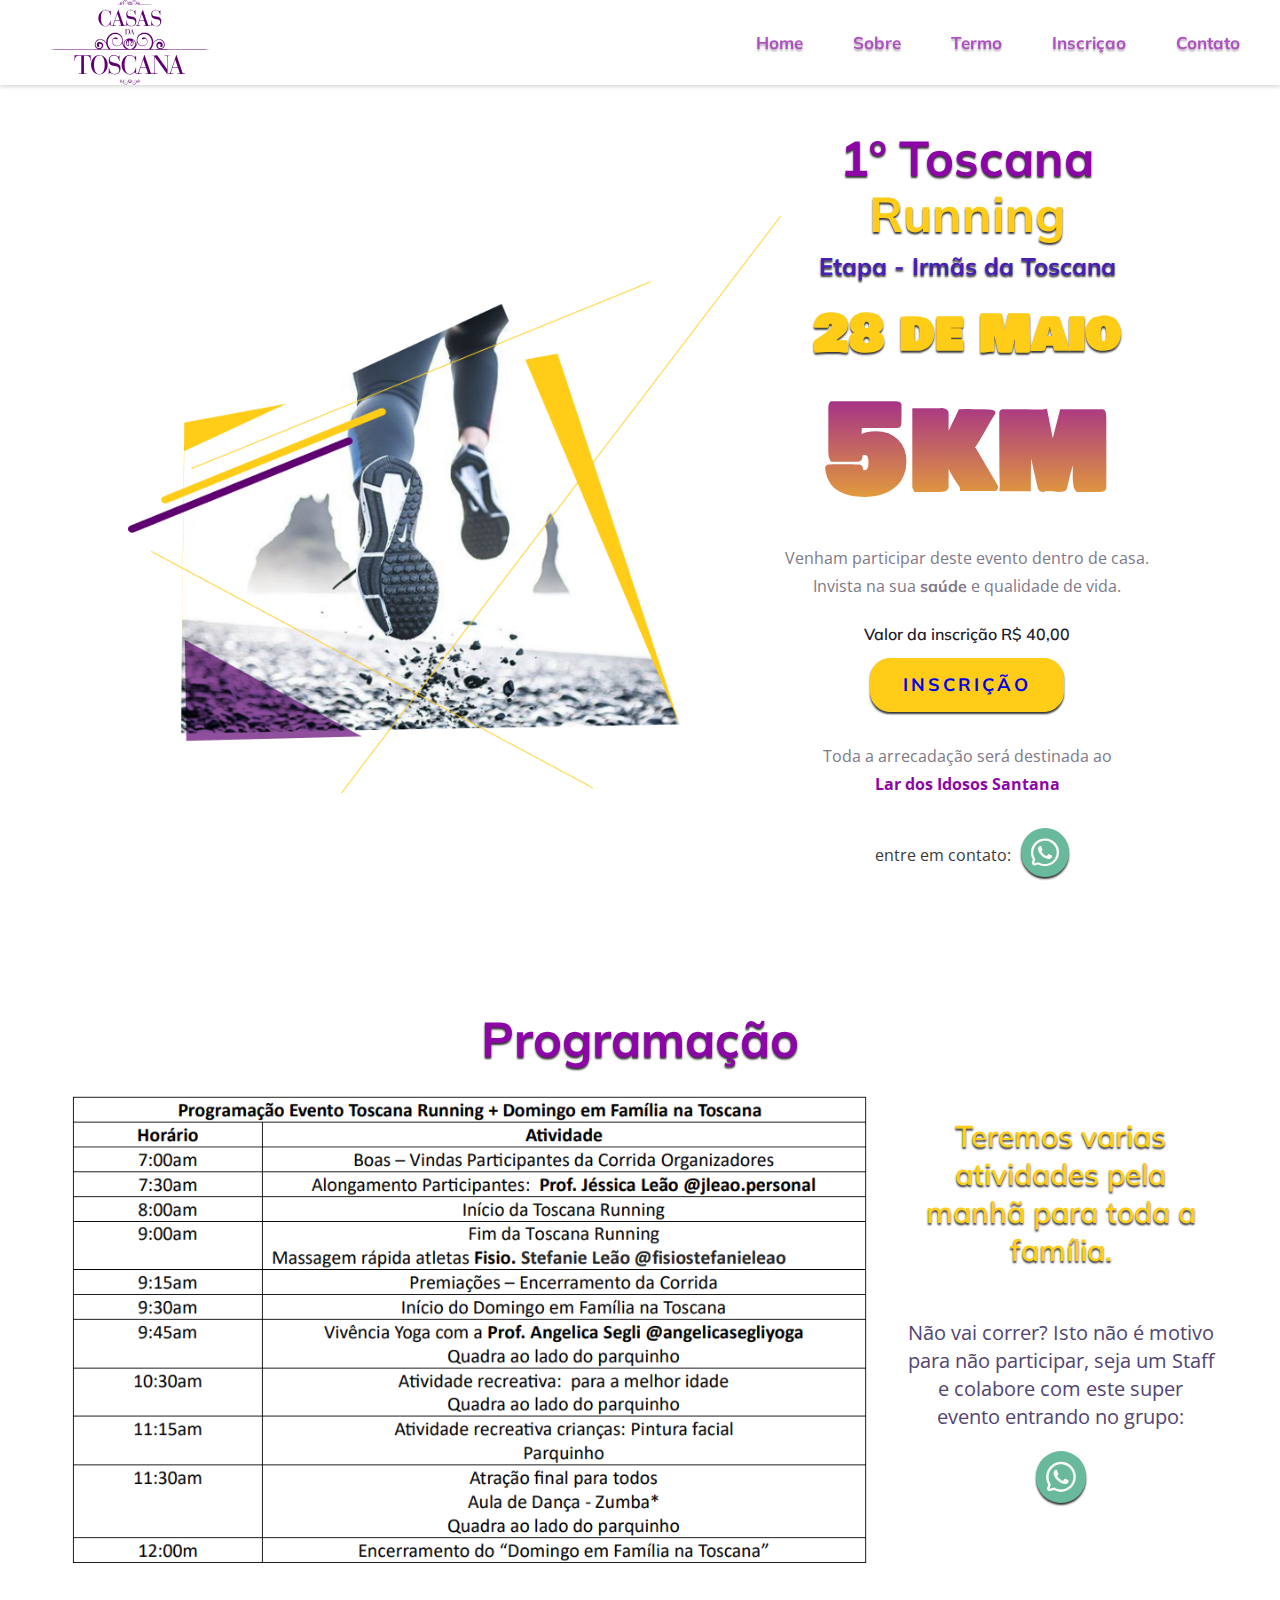
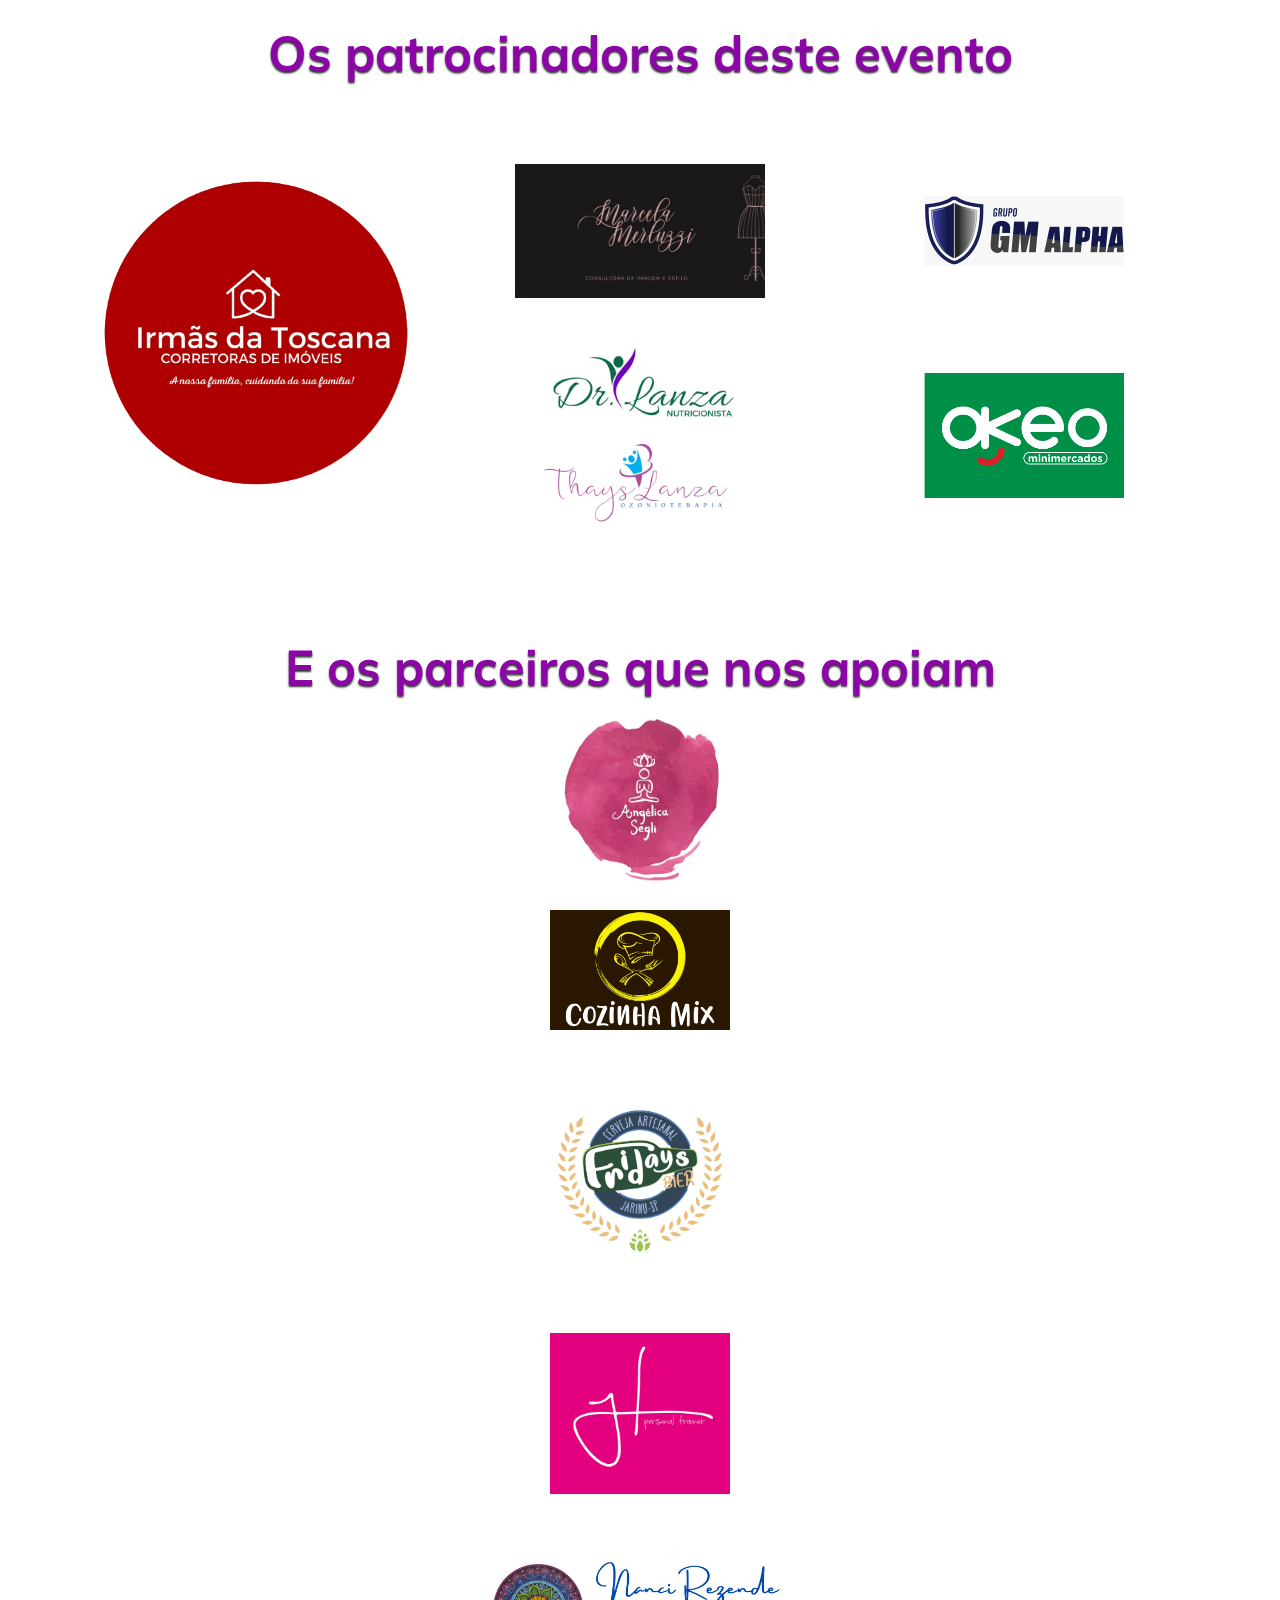
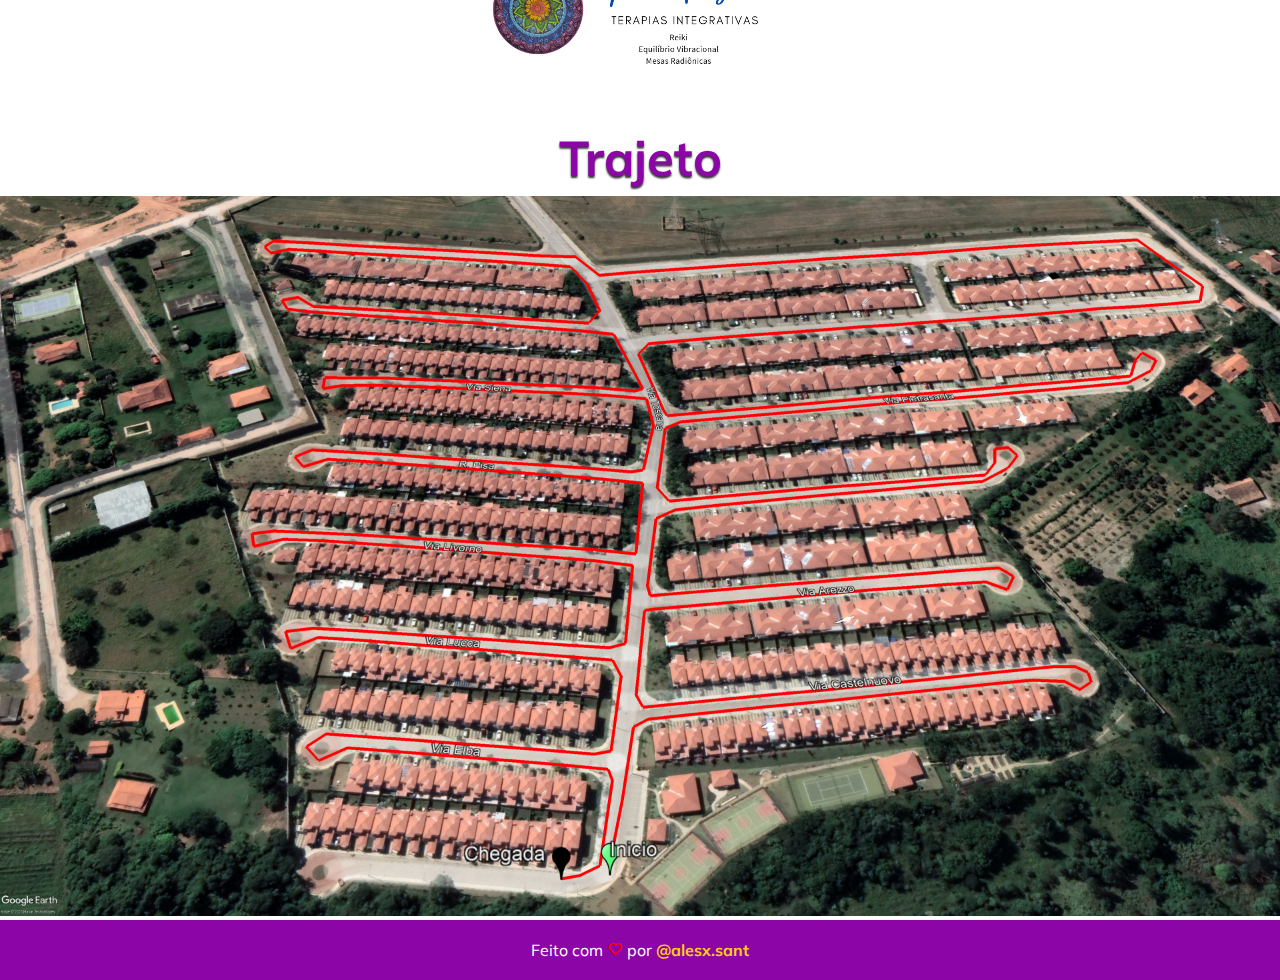
<file: index.html>
<!DOCTYPE html>
<html lang="pt-br">
<head>
  <link rel="preconnect" href="https://fonts.googleapis.com">
  <link rel="preconnect" href="https://fonts.gstatic.com" crossorigin>  

  <meta charset="UTF-8">
  <meta name="viewport" content="width=device-width, initial-scale=1.0">
  <title>1º Toscana Running</title>
  <link href="https://fonts.googleapis.com/css2?family=Mulish:wght@400;700&family=Open+Sans&family=Bowlby+One+SC:wght@400;700&display=swap" rel="stylesheet">
  <link href='https://unpkg.com/boxicons@2.1.4/css/boxicons.min.css' rel='stylesheet'>
  <link rel="stylesheet" href="style.css">

</head>
<body>

  <header>    
    <nav class="navigation">
      <img class="logo" src="images/logo1.svg" alt="Logo Casas da Toscana">

      <ul class="nav-menu">
        <li class="nav-item"><a href="index.html">Home</a></li>
        <li class="nav-item"><a href="#about">Sobre</a></li>
        <li class="nav-item"><a href="termo.html">Termo</a></li>
        <li class="nav-item"><a href="form.html">Inscriçao</a></li>
        <li class="nav-item"><a href="https://wa.me/551931998096">Contato</a></li>        
      </ul>
      <div class="menu">
        <span class="bar"></span>
        <span class="bar"></span>
        <span class="bar"></span>
      </div>
    </nav>
  </header>
  <main>
    <section class="home">
      <div class="home-img">
        <img src="images/IMG.png" alt="imagem da visão traseira das pernas de uma pessoa correndo">
      </div>

      <div class="home-text">
        <h1>1º Toscana <span>Running</span></h1>
        <h3>Etapa -  Irmãs da Toscana</h3>
        <h2 class="data">28 de Maio</h2>
        <h2 class="modalidade"><span>5km</span></h2>
        <p>
          Venham participar deste evento dentro de casa. </br> Invista na sua <strong> saúde</strong> e qualidade de vida.          
        </p>
        <p class="valor-inscricao">Valor da inscrição R$ 40,00</p>

        <button>
          <a href="form.html" class="form-btn">Inscrição</a>            
        </button>

        <p class="arrecada">Toda a arrecadação será destinada ao </br>
          <a href="https://www.instagram.com/lardoidososantaana/"><span>Lar dos Idosos Santana</span></a></p>

        <div class="ctto">
          <p>entre em contato:</p>
          <a href="https://wa.me/551931998096" target="_blank">
            <img src="images/whats.svg" alt="logo whatsapp">
          </a>
        </div>           
            
      </div>            
    </section>

    <section class="about" >
      <h1 id="about">Programação</h1>
      <div class="sobre">
        <div class="sobre-img">
          <img src="images/programacao.png" alt="">
        </div>

        <div class="sobre-txt">
          <h2>Teremos varias atividades pela manhã para toda a família.</h2>
          <p>Não vai correr? Isto não é motivo para não participar, seja um Staff e colabore com este super evento entrando no grupo:
          </p>
          <a href="https://wa.me/551931998096" target="_blank">
            <img src="images/whats.svg" alt="logo whatsapp">
          </a>
        </div>
      </div>
    </section>

    <section class="sponsors">      
      <h1>Os patrocinadores deste evento</h1>
      <div class="patrocinadores">
        <a href="https://www.instagram.com/irmasdatoscana/"><img src="images/patrocinio_irmas.png" alt="logo irmas da toscana" class="logo-irmas"></a>
        <a href="https://www.marcelamerluzzi.com/"><img src="images/patrocinio_marcela.jpg" alt="logo marcela merluzzi" class="logo-marcela"></a>
        <a href="http://gmalpha.com.br/"><img src="images/patrocinio-GM Alpha Segurança.jpg" alt="logo GM Alpha Seguranca" class="logo-gmalpha"></a>
        <a href="https://www.instagram.com/dr.lanza_nutri/"><img src="images/patrocinio-CLINICA DR LANZA.jpg" alt="logo clinica lanza" class="logo-lanza"></a>
        <a href="https://okeo.com.br/"><img src="images/patrocinio-OKEO MINIMERCADO.jpg" alt="logo okeo mercado" class="logo-okeo"></a>      
        
      </div>      
    </section>
    
    <section class="supporters">      
      <h1>E os parceiros que nos apoiam </h1>
      <div class="apoiadores">
        <a href="https://linktr.ee/angelicasegliyoga"><img src="images/logo_angelica_segli.jpg" alt="logo angelica segli" class="logo-angelica"></a>
        <a href="https://www.instagram.com/cozinhamix_sp/"><img src="images/apoio-cozinha-mix.jpeg" alt="logo cozinha mix" class="logo-cozinhamix"></a>
        <a href="https://www.instagram.com/fridaysbier/"><img src="images/apoio-friday-beer.jpg" alt="logo friday beer" class="logo-fridaybeer"></a>
        <a href="https://www.instagram.com/jleao.personal/"><img src="images/apoio-personal-Jessica.jpg" alt="logo personal Jéssica Leão" class="logo-jessica"></a>
        <a href="https://www.instagram.com/nanci_terapiaholistica/"><img src="images/apoio-reiki.jpg" alt="logo nanci rezende reiki " class="logo-reiki"></a>
               
      </div>      
    </section> 

    <section class="rota">      
      <h1>Trajeto</h1>
      <div class="img-trajeto" id="img-rota">
        <img src="images/trajeto.jpg" alt="imagem via satelite do trajeto"></a>       
      </div>              
    </section>


  </main>

  

  <footer>
    <p>Feito com 
      <i class='bx bx-heart' style='color:#ff0000' ></i> por
      <a href="https://www.instagram.com/alesx.sant/">@alesx.sant</a></p>    
  </footer> 

  <script src="script.js"></script>
</body>
</html>
</file>
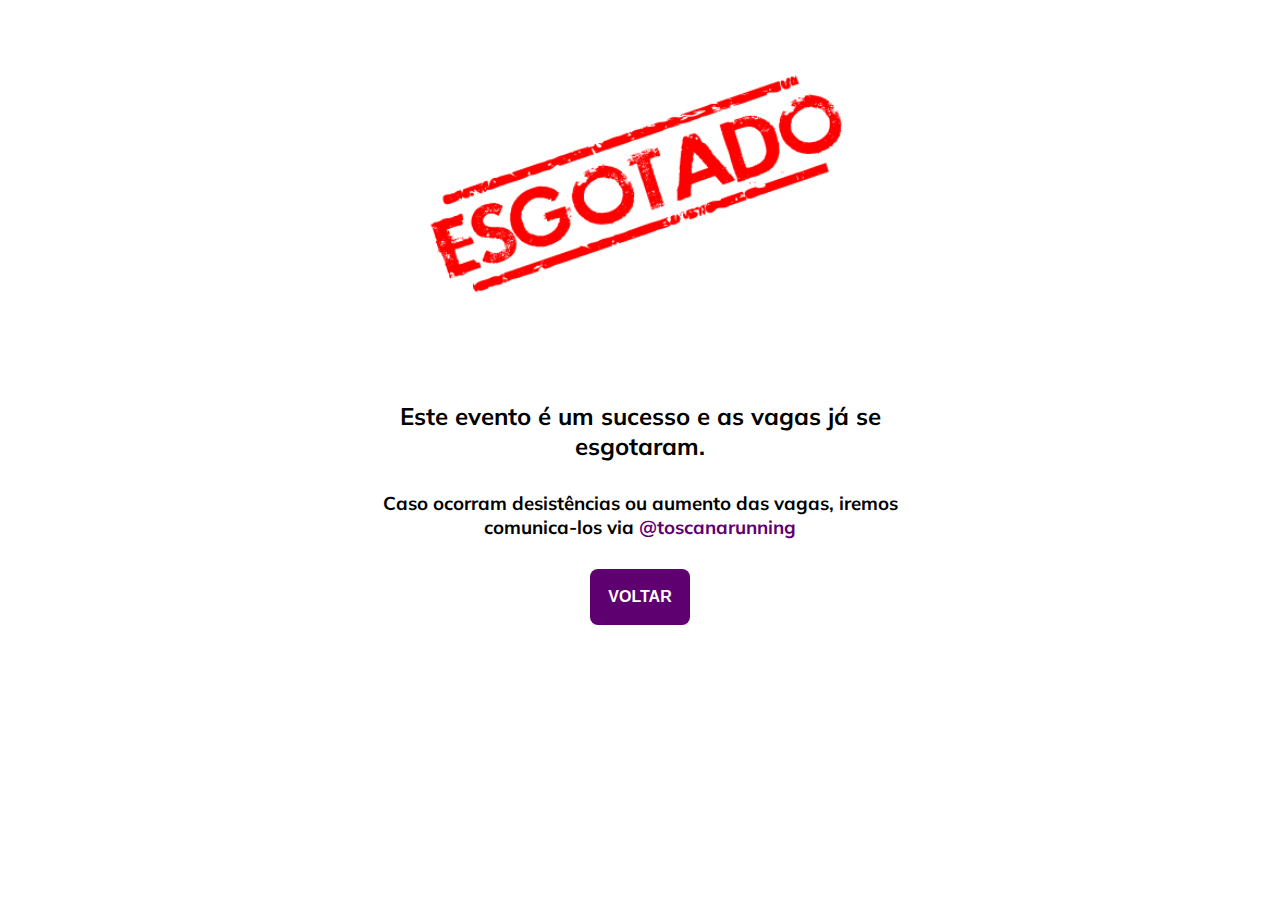
<file: esgotado.html>
<!DOCTYPE html>
<html lang="pt-br">
<head>  
  <link rel="preconnect" href="https://fonts.googleapis.com">
  <link rel="preconnect" href="https://fonts.gstatic.com" crossorigin>

  <meta charset="UTF-8">
  <meta name="viewport" content="width=device-width, initial-scale=1.0">
  
  <title>Enviado com Sucesso!</title>
  
  <link href="https://fonts.googleapis.com/css2?family=Mulish:wght@400;700&family=Open+Sans&family=Bowlby+One+SC:wght@400;700&display=swap" rel="stylesheet">
  
  <style type="text/css">
    * {
       margin: 0;
       padding: 0;
       box-sizing: border-box;
       text-decoration: none; 
      }

      :root {
        font-size: 62.5%;
      }

      body {
        text-align: center;  
        font-family: 'Mulish', sans-serif;
        font-size: 1.6rem;
        background: rgb(255, 255, 255);  
      }

      .page{
        max-width: 70rem;
        height: 100%;
        padding: 2rem 5rem;
        margin: 0 auto;
        display: flex;
        flex-direction: column;
      }
      main img{
        margin: 0 auto;
        width: 80%;
      }

      h3 {

        margin-top: 3rem;
      }

      h3 a{
        color: #5E0070;
      }

      main .btn-voltar {
        display: flex;
        align-items: center;
        justify-content: center;
        margin: 3rem auto;
        width: 10rem;
        height: 5.6rem;
        background: #5E0070;
        border-radius: 8px;
        text-decoration: none;
  
        font-family: 'Archivo', sans-serif;
        font-weight: 600;
        font-size: 1.6rem;
        line-height: 2.6rem;

        padding: 1rem 1rem;

        color: #FFF; 
      }

      .button a{
        color: #fff;
               
      }


  </style>

  
</head>
<body>
  <main>

    <div class="page">
       
      <img src="images/esgotado1.png" alt="">

      <h2>Este evento é um sucesso e as vagas já se esgotaram.</h2>
      <h3>Caso ocorram desistências ou aumento das vagas, iremos comunica-los via <a href="https://www.instagram.com/toscanarunning/">@toscanarunning</a> </h3>
            

      <a class="btn-voltar" href="index.html">VOLTAR</a>
    </div>
  </main>
</body>
</html>
</file>
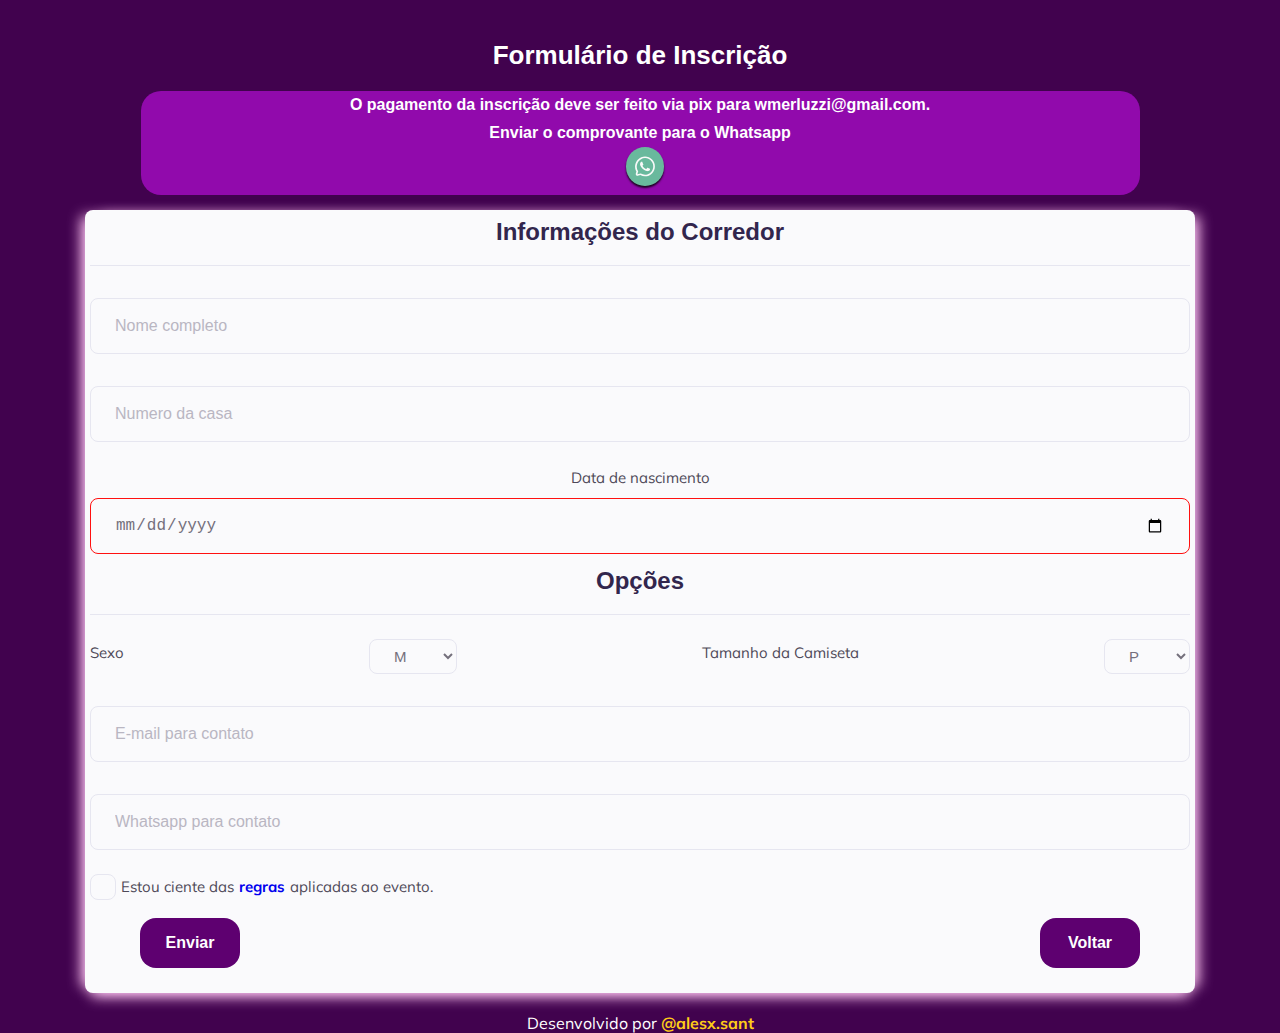
<file: form.html>
<!DOCTYPE html>
<html lang="pt-br">
<head>
  <link rel="preconnect" href="https://fonts.googleapis.com">
  <link rel="preconnect" href="https://fonts.gstatic.com" crossorigin>
  
  <meta charset="UTF-8">
  <meta name="viewport" content="width=device-width, initial-scale=1.0">
  <title>Form Toscana Running</title>
  
  <link rel="stylesheet" href="style-form.css">

  <link href="https://fonts.googleapis.com/css2?family=Mulish:wght@400;700&family=Open+Sans&family=Bowlby+One+SC:wght@400;700&display=swap" rel="stylesheet">

</head>
<body>
  
  <div class="page">
    <header>
      <h1>Formulário de Inscrição</h1>
      <h3>O pagamento da inscrição deve ser feito via pix para wmerluzzi@gmail.com. </br>
        Enviar o comprovante para o Whatsapp
        <div>
          <a href="https://wa.me/551931998096" target="_blank">
           <img class="ctto" src="images/whats.svg" alt="logo whatsapp">
          </a>
        </div>
      </h3>      
    </header>
    <form action="https://api.sheetmonkey.io/form/evH6PyeZ9GPcXcqAQiB3Kd" method="post">

      <fieldset>
        <div class="fildset-wrapper">
          <legend>Informações do Corredor</legend>
  
          <div class="input-wrapper">
            <label for="event-title"></span></label>
            <input type="text" name="name" required minlength="8" 
              placeholder="Nome completo"/>        
          </div>
  
          <div class="input-wrapper">
            <label for="event-link"></label>
            <input type="number" name="#casa" required minlength="3"
              placeholder="Numero da casa"/>        
          </div>

          <div class="input-wrapper">
            <label for="event-date">Data de nascimento</label>
            <input 
              type="date" 
              name="nascimento"
              required />        
          </div>
          
          
        </div>

      </fieldset>

      <fieldset>
        <div class="fildset-wrapper">
          <legend>Opções</legend>

          <div class="input-wrapper-sexo">
            <label for="event-category">Sexo</label>
            <select name="sexo">
              <option value="Homem">M</option>        
              <option value="Mulher">F</option>
              <option value="Nao Informado">N/A</option>              
            </select>   
            
            <label for="event-category">Tamanho da Camiseta</label>
            <select name="Tamanho">
              <option value="P">P</option>        
              <option value="M">M</option>        
              <option value="G">G</option>
              <option value="GG">GG</option>
            </select>             
            
          </div>

          <div class="input-wrapper">
            <label for="event-email"></label>
            <input type="email" name="email" required placeholder="E-mail para contato"/>        
          </div>

          <div class="input-wrapper">
            <label for="event-whatsapp"></label>
            <input type="number" name="whatsapp" required placeholder="Whatsapp para contato"/>        
          </div>          

          <div class="checkbox-wrapper">
            <input type="checkbox" name="Termo OK" required />        
            <label for="event-private">Estou ciente das<strong><a href="termo.html">regras</a></strong>aplicadas ao evento.</label>
          </div>

        </div>
      </fieldset>

      <div class="buttons">
        <button type="submit">Enviar</button>
        <a class="voltar" href="index.html">Voltar</a>
      </div>
      

    </form>
    
    <footer>
      <p>Desenvolvido por <a href="https://www.instagram.com/alesx.sant/">@alesx.sant</a></p>
    </footer>
  </div>
</body>
</html>
</file>
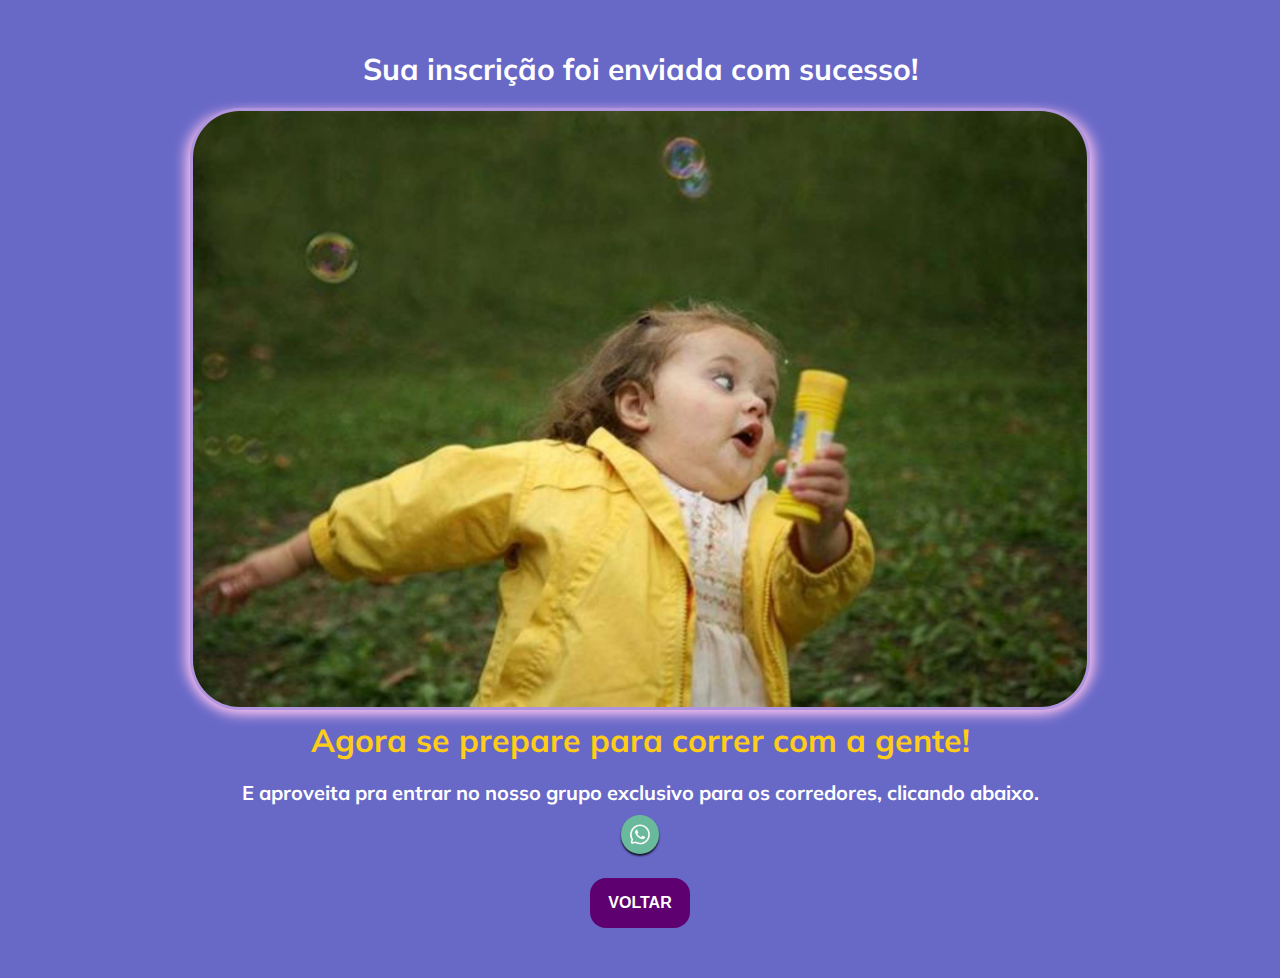
<file: success-form.html>
<!DOCTYPE html>
<html lang="pt-br">
<head>  
  <link rel="preconnect" href="https://fonts.googleapis.com">
  <link rel="preconnect" href="https://fonts.gstatic.com" crossorigin>

  <meta charset="UTF-8">
  <meta name="viewport" content="width=device-width, initial-scale=1.0">
  
  <title>Enviado com Sucesso!</title>
  
  <link href="https://fonts.googleapis.com/css2?family=Mulish:wght@400;700&family=Open+Sans&family=Bowlby+One+SC:wght@400;700&display=swap" rel="stylesheet">
  
  <link rel="stylesheet" href="style-success.css">

  
</head>
<body>
  <main>

    <div class="page">
      <h1>Sua inscrição foi enviada com sucesso!</h1>  
      <img src="images/meme.jpg" alt="">

      <h2>Agora se prepare para correr com a gente!</h2>
      <h3>E aproveita pra entrar no nosso grupo exclusivo para os corredores, clicando abaixo.</h2>
      <a href="" target="_blank">
        <img class="zap"  src="images/whats.svg" alt="logo whatsapp">
      </a>

      <a class="btn-voltar" href="index.html">VOLTAR</a>
    </div>
  </main>
</body>
</html>
</file>
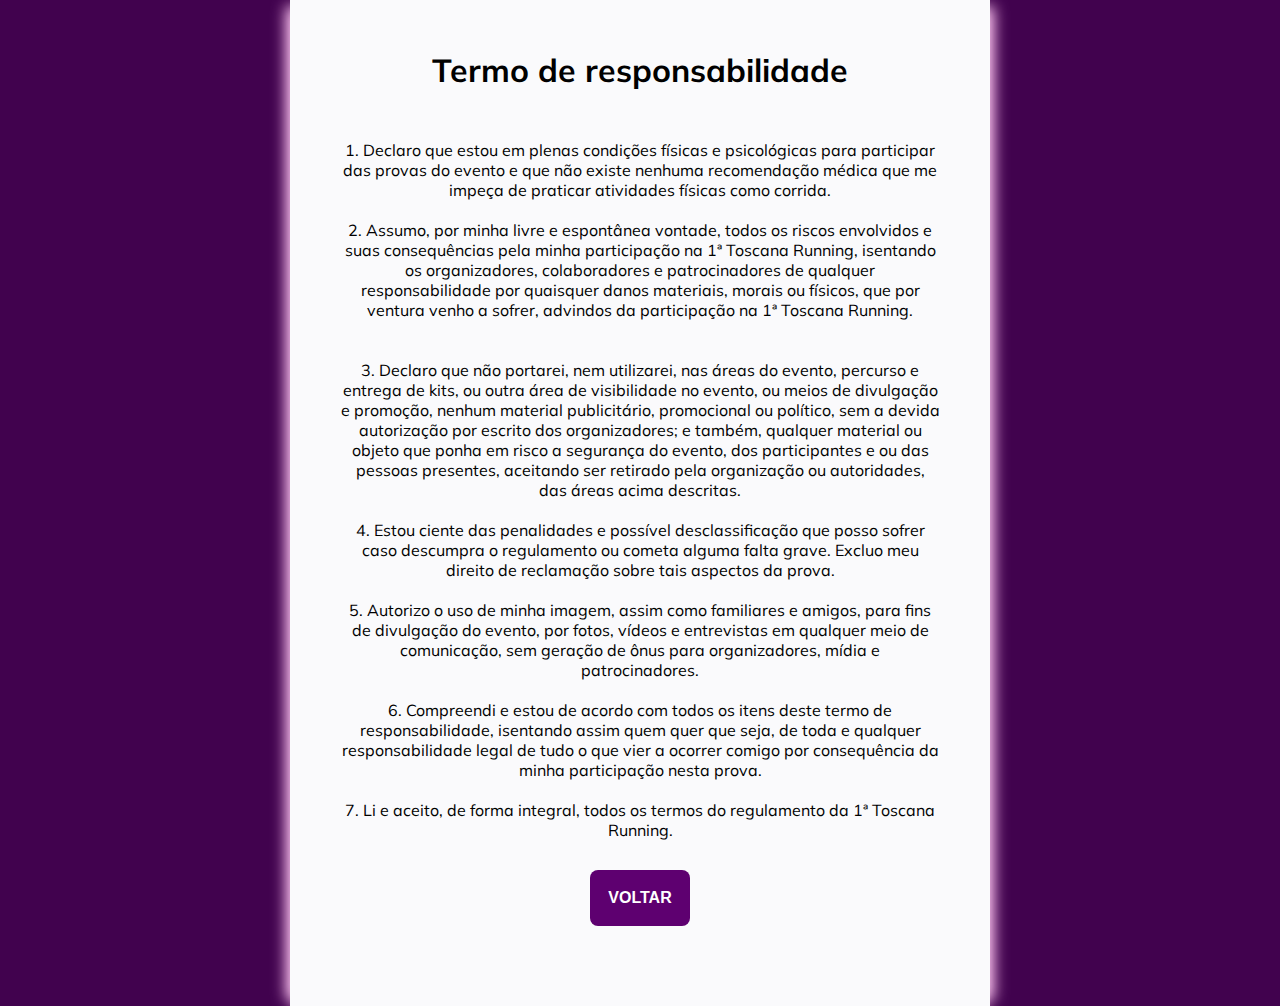
<file: termo.html>
<!DOCTYPE html>
<html lang="pt-br">
  <head>
    <link rel="preconnect" href="https://fonts.googleapis.com">
    <link rel="preconnect" href="https://fonts.gstatic.com" crossorigin>
    
    <meta charset="UTF-8">
    <meta name="viewport" content="width=device-width, initial-scale=1.0">
    <title>Termo de responsabilidade</title>
    
    <link href="https://fonts.googleapis.com/css2?family=Mulish:wght@400;700&family=Open+Sans&family=Bowlby+One+SC:wght@400;700&display=swap" rel="stylesheet">
    
    <style type="text/css">
      * {
       margin: 0;
       padding: 0;
       box-sizing: border-box;
      }

      :root {
        font-size: 62.5%;
      }

      body {
        text-align: center;  
        font-family: 'Mulish', sans-serif;
        font-size: 1.6rem;
        background: rgb(65, 2, 78);  
      }
      
      .page {
        max-width: 70rem;
        height: 100%;
        margin: auto;
        padding: 5rem 5rem;
        background: #FAFAFC;    
        box-shadow:hsl(312, 88%, 87%) -10px 0px 14px -6px, hsl(312, 88%, 87%) 10px 0px 14px -6px, hsl(312, 88%, 87%) 0px 10px 14px -6px;     
      }

      .page h1 {
        margin-bottom: 5rem;
      }
      
      .wrapper {
        display: flex;
        flex-direction: column;
        justify-content: center;

      }
      
      .button {
        display: flex;
        align-items: center;
        justify-content: center;
        margin: 3rem auto;
        width: 10rem;
        height: 5.6rem;
        background: #5E0070;
        border-radius: 8px;
        text-decoration: none;
  
        font-family: 'Archivo', sans-serif;
        font-weight: 600;
        font-size: 1.6rem;
        line-height: 2.6rem;

        padding: 1rem 1rem;

        color: #FFF; 
      }

      .button a{
        color: #fff;
        text-decoration: none;        
      }
           
    </style>

  </head>
<body>
  
  <div class="page">
    
    <div class="wrapper">
    
      <h1>
        Termo de responsabilidade 
      </h1>

      <p>1. Declaro que estou em plenas condições físicas e psicológicas para participar das provas do evento e que não existe nenhuma recomendação médica que me impeça de praticar atividades físicas como corrida.</br> 
      </br>2. Assumo, por minha livre e espontânea vontade, todos os riscos envolvidos e suas consequências pela minha participação na 1ª Toscana Running, isentando os organizadores, colaboradores e patrocinadores de qualquer responsabilidade por quaisquer danos materiais, morais ou físicos, que por ventura venho a sofrer, advindos da participação na 1ª Toscana Running.</br> 
      </br></br>3. Declaro que não portarei, nem utilizarei, nas áreas do evento, percurso e entrega de kits, ou outra área de visibilidade no evento, ou meios de divulgação e promoção, nenhum material publicitário, promocional ou político, sem a devida autorização por escrito dos organizadores; e também, qualquer material ou objeto que ponha em risco a segurança do evento, dos participantes e ou das pessoas presentes, aceitando ser retirado pela organização ou autoridades, das áreas acima descritas. 
      </br></br>4. Estou ciente das penalidades e possível desclassificação que posso sofrer caso descumpra o regulamento ou cometa alguma falta grave. Excluo meu direito de reclamação sobre tais aspectos da prova. 
      </br></br>5. Autorizo o uso de minha imagem, assim como familiares e amigos, para fins de divulgação do evento, por fotos, vídeos e entrevistas em qualquer meio de comunicação, sem geração de ônus para organizadores, mídia e patrocinadores. 
      </br></br>6. Compreendi e estou de acordo com todos os itens deste termo de responsabilidade, isentando assim quem quer que seja, de toda e qualquer responsabilidade legal de tudo o que vier a ocorrer comigo por consequência da minha participação nesta prova. 
      </br></br>7. Li e aceito, de forma integral, todos os termos do regulamento da 1ª Toscana Running.</p>
    </div>

    <div class="button">
      <a href="index.html">VOLTAR</a>
    </div>
</div>
  
</body>
</html>
</file>
<file: style.css>
*{
  margin: 0;
  padding: 0;
  box-sizing: border-box;
  font-family: 'Mulish', sans-serif;
  list-style: none;
  text-decoration: none;
}
:root{
  font-size: 62.5%;
  --purple:#8c06a7;
  --yellow:#FFCD18;
  --white:#fff;
  --dark:#1e1c2a;
}
body{
  font-size: 1.6rem;
  color: var(--dark);
  background: var(--white);
}
.navigation{
  display: flex;
  align-items: center;
  justify-content: space-between;
  padding: 0 4.0rem;
  box-shadow: 0 0.1rem 0.5rem #ccc;
  width: 100%;
  background: var(--white);
  transition: all 0.5s;
  position: fixed;
}
.navigation .logo{
  transition: all 0.2s ease 0s;
  cursor: pointer;  
  width: 15%;
}

.navigation ul{
  display: flex;
  align-items: center;
  gap: 5rem;
}
.navigation ul li a{
  color: var(--purple);
  font-size: 17px;
  font-weight: 700;
  transition: all 0.5s;
  opacity: 0.7;
  text-shadow: 0px 2px 2px rgba(41, 12, 41, 0.5);
}
.navigation ul li a:hover{
  opacity: 1;  
  transition: all 0.2s ease 0s;
  color: #5E0070;
}
.navigation i{
  cursor: pointer;
  font-size: 1.5rem;
}
.menu{
  cursor: pointer;
  display: none;
}
.menu .bar{
  display: block;
  width: 28px;
  height: 3px;
  border-radius: 3px;
  background: var(--purple);
  margin: 5px auto;
  transition: all 0.3s;
}
.menu .bar:nth-child(1),
.menu .bar:nth-child(3){
  background: var(--yellow);
}
.home{
  width: 100%;
  display: flex;
  align-items: center;
  justify-content: space-between;
  padding: 13rem 10%;
}

section img{
  width: 100%;
}

.home-text{
  max-width: 37rem;
  text-align: center;
}
section h1{
  font-weight: 700;
  font-size: 4.9rem;
  line-height: 56px;  
  text-align: center;
  color: var(--purple);  
  text-shadow: 0px 2px 2px rgba(0, 0, 0, 0.8);
}
.home-text h1 span{
  color: var(--yellow);
}

.home-text h3{
  font-size: 2.4rem;
  line-height: 2.8rem;
  margin-top: 1rem;
  color: #471EB7;  
  text-shadow: 0px 2px 2px rgba(0, 0, 0, 0.8);
}

.home-text .data{
  font-family: 'Bowlby One SC', cursive;
  font-size: 5rem;
  font-weight: 700;
  line-height: 5rem;
  margin-top: 3rem;
  color: var(--yellow);  
  text-shadow: 0px 2px 2px rgba(0, 0, 0, 0.8);
}

.home-text .modalidade {
  color: #8c06a7;

  font-family: 'Bowlby One SC', cursive;
  font-size: 2rem;
  transition: all 0.2s ease 0s;
  display: flex;
  align-items: center;
  justify-content: center;
  gap: 25px;
  padding: 0 4rem;  
}

.home-text .modalidade span {
  font-family: 'Bowlby One SC', cursive;
  font-size: 12rem;
  transition: all 0.2s ease 0s;

  background: -webkit-linear-gradient(top, #8c06a7 0%, #FFCD18 100%);
  background: linear-gradient(to bottom, #8c06a7 0%, #FFCD18 100%);

  -webkit-background-clip: text;
  -webkit-text-fill-color: transparent;
  /*-webkit-text-stroke: 1px #FFCD18;*/  
}

.home-text .valor-inscricao{
  color: var(--dark);
  margin-top: 2rem;
  font-family: 'Mulish', sans-serif;
  font-weight: 600;
} 


button {
  color: #5E0070;
  font-family: 'Mulish', sans-serif;
  font-size: 1.8rem;
  text-transform: uppercase;
  font-weight: bold;
  
  background: #FFCD18;
  border: 1px solid #FFCD18 ;
  padding: 14px 32px 15px; 
  
  border-radius: 2.0rem;  
  box-shadow: 0px 2px 2px rgba(0, 0, 0, 0.8);
  
  cursor: pointer;
  letter-spacing: 3px;
  
  margin-top: 1rem;
}

button:hover {
  background-color: transparent;
  transition: all 0.2s ease 0s;
  border: 1px solid #FFCD18;
  transform: scale(1.03);
  transition: all 0.2s ease 0s;
}

.home-text p {
  font-family: 'Open Sans', sans-serif;
  color: #7D7987;  
  line-height: 28px;  
}

.home-text .arrecada {
  margin-top: 3rem;
}

.home-text .arrecada span{
  font-family: 'Open Sans', sans-serif;
  color: var(--purple);
  font-weight: 700;
  transition: 1.1s;
  margin-top: 1rem;
}
.home-text .arrecadacao span:hover{
  transform: scale(1.03);
  transition: all 0.2s ease 0s;
  color: #471EB7;
}

.ctto{
  width: 100%;
  display: flex;
  align-items: center;
  justify-content: center;
  margin-top: 3rem;
}

.ctto img {
  background: #69B99D;
  margin-left: 10px;
  border-radius: 50px;
  padding: 7px 7px 7px; 
  box-shadow: 0px 2px 2px rgba(0, 0, 0, 0.8);  
}

.ctto img:hover {
  transform: scale(1.1);
  transition: all 0.2s ease 0s;
}

.ctto p {
  font-family: 'Open Sans', sans-serif;
  color: #3a3939;
}

.about h1 {
  margin-bottom: 2rem;
}
.sobre {  
  padding: 0 5%;
  display: flex;  
  justify-content: center;
  gap: 3rem;  
}
.sobre-txt{
  width: 35rem;
  margin-top: 3rem;
  text-align: center;
}
.sobre-txt h2{
  color: var(--yellow);
  font-weight: 600;
  font-size: 3rem;
  text-shadow: 0px 2px 2px rgba(0, 0, 0, 0.8);
}
.sobre-txt p{
  margin-top: 5rem;
  font-family: 'Open Sans', sans-serif;
  color: #524572;
  font-size: 2rem;
  font-weight: 400;
  line-height: 28px;
   
}
.sobre-txt a{
  margin-top: 2rem;
  display: flex;
  justify-content: center
}
.sobre-txt img{
  width: 50px ;
  background: #69B99D;
  border-radius: 50px;
  padding: 7px 7px 7px; 
  box-shadow: 0px 2px 2px rgba(0, 0, 0, 0.8);
}

.sponsors{
  margin-top: 5rem;
}
.patrocinadores {
  padding: 5rem 5%;
  margin: 0 auto;
  display: grid;
  place-items: center;
  grid-template-columns: 1fr 1fr 1fr;
  grid-template-rows: 1fr 1fr;
  grid-template-areas: 
    "A B C"
    "A D E";
}
.patrocinadores a:nth-child(1) {
  grid-area: A;
  width: 32rem;
}
.patrocinadores a:nth-child(2) {
  width: 25rem;
  grid-area: B;
}
.patrocinadores a:nth-child(3) {
  width: 20rem;
  grid-area: C;
}
.patrocinadores a:nth-child(4) {
  width: 20rem;
  grid-area: D;
}
.patrocinadores a:nth-child(5) {
  width: 20rem;
  grid-area: E;
}

.supporters{
  margin-top: 5rem;
}
.apoiadores {
  padding: 5rem 13%;
  margin: 0 auto;
  display: grid;
  place-items: center;
  grid-template-columns: 1fr 1fr;
  grid-template-rows: 1fr 1fr;
}
.apoiadores a:nth-child(1),.apoiadores a:nth-child(2), 
.apoiadores a:nth-child(3), .apoiadores a:nth-child(4) {
  width: 18rem;
}
.apoiadores a:nth-child(5) {
  width: 32rem;
  margin-top: 3rem;
}


.rota h1 {
  margin-top: 5rem;
}

.img-trajeto {
  margin-top: 1rem;
}
.img-trajeto img {
  width: 100%;  
}

footer{
  background-color: var(--purple);
  padding: 2rem 0;
}

footer p{
  text-align: center;
  color: var(--white);
}

footer a{
  color: var(--yellow);
  font-weight: 700;
}

@media (max-width: 1000px) {
  .home-text h1{
    font-size: 3rem;
    line-height: 40px;
   }
  .home-text h3{
    font-size: 1.5rem;
   }
  .home-text .data{
    font-size: 2rem;
    margin-top: 10px;
   }
  .home-text .modalidade span{
    font-size: 5rem;    
   }
  .home-text p {
    font-size: 1.4rem;
  }
  .home-text button {
    padding: 10px 15px 10px;
  } 
  section h1{
    font-size: 4rem;
  }
  .sobre-txt h2{
    font-size: 2.2rem;
  }
  .sobre-txt p{
    font-size: 1.6rem;
    margin-top: 1rem;
  }
}

@media (max-width: 900px) {
  .patrocinadores {
    padding: 5rem 5%;
    margin: 0 auto;
    display: grid;
    place-items: center;
    grid-template-columns: 1fr 1fr;
    grid-template-rows: 1fr 1fr;  
  }
}

@media (max-width:785px) {
  .navigation{
    padding: 18px 20px;
  }
  .navigation .logo{
    width: 30%;
  }
  .menu{
    display: block;
  }
  .menu.ativo .bar:nth-child(1){
    transform:  translateY(8px) rotate(45deg);
  }
  .menu.ativo .bar:nth-child(2) {
    opacity: 0;
  }
  .menu.ativo .bar:nth-child(3){
    transform: translateY(-8px) rotate(-45deg);
  }
  .nav-menu{
    position: fixed;
    right: -100%;
    top: 70px;
    width: 100%;
    height: 100%;
    flex-direction: column;
    background: var(--white);
    gap: -10px;
    transition: 0.3s;
    }
  .nav-menu.ativo{
    right: 0;
  }
  .nav-item{
    margin: 16px 0;
  }
  /*main*/
  .home{
    height: 100%;
    padding: 100px 2%;
    flex-direction: column;
    text-align: center;
    overflow: hidden;
    gap: 2rem;
  }
  .home-text h1{
    font-size: 4rem;
  }
  .home-text h3{
    font-size: 2rem;    
  }
  .home-text .data{
    font-size: 4.8rem;
  }

  .home-text .modalidade{
    font-size: 1.4rem;
  }

  .home p{
    font-size: 1.3rem;
  }
  .home-img{
    width: 125%;
    margin-top: -6.5rem;
  }
  .sobre{
    height: 100%;
    padding:0 2% 2%;
    flex-direction: column;
    align-items: center;
    text-align: center;
    overflow: hidden;
    gap: 1rem;
  }
  .sobre-txt{
    width: 30rem;
    text-align: center;
  }

  .sobre h1{
    font-size: 3rem;
  }
  
  .sponsors h1{
    font-size: 2.4rem;
  }

  .rota h1{
    font-size: 3rem;
  }
  .patrocinadores {
    display: flex;
    flex-direction: column;
    justify-content: center;
    padding: 0 5rem;
    gap: 5rem;    
    }
  }

  .patrocinadores a:nth-child(1) {
    animation: slide-left 0.7s cubic-bezier(0.250, 0.460, 0.450, 0.940) both;
    z-index: -1;
  }
  .patrocinadores a:nth-child(2) {
    animation: slide-left 0.7s cubic-bezier(0.250, 0.460, 0.450, 0.940) 0.5s both;
    z-index: -1;
  }
  .patrocinadores a:nth-child(3) {
    animation: slide-left 0.7s cubic-bezier(0.250, 0.460, 0.450, 0.940) 1s both;
    z-index: -1;
  }
  .patrocinadores a:nth-child(4) {
    animation: slide-left 0.7s cubic-bezier(0.250, 0.460, 0.450, 0.940) 1.5s both;
    z-index: -1;
  }
  .patrocinadores a:nth-child(5) {
    animation: slide-left 0.7s cubic-bezier(0.250, 0.460, 0.450, 0.940) 2s both;
    z-index: -1;
  }

  .apoiadores {
    display: flex;
    flex-direction: column;
    justify-content: center;
    padding: 0 5rem;
    gap: 2rem;
    margin-top: 2rem;
  }

  .apoiadores a:nth-child(1) {
    animation: slide-left 0.7s cubic-bezier(0.250, 0.460, 0.450, 0.940) 1s both;
    z-index: -1;
  }
  .apoiadores a:nth-child(2) {
    animation: slide-left 0.7s cubic-bezier(0.250, 0.460, 0.450, 0.940) 1.5s both;
    z-index: -1;
  }
  .apoiadores a:nth-child(3) {
    animation: slide-left 0.7s cubic-bezier(0.250, 0.460, 0.450, 0.940) 2s both;
    z-index: -1;
  }
  .apoiadores a:nth-child(4) {
    animation: slide-left 0.7s cubic-bezier(0.250, 0.460, 0.450, 0.940) 2.5s both;
    z-index: -1;
  }
  .apoiadores a:nth-child(5) {
    animation: slide-left 0.7s cubic-bezier(0.250, 0.460, 0.450, 0.940) 3s both;
    z-index: -1;
  }
  

  @keyframes slide-left {
  0% {
    transform: translateX(600px);
  }
  100% {
    transform: translateX(0);
  }
}
</file>
<file: style-form.css>
* {
  margin: 0;
  padding: 0;
  box-sizing: border-box;
}

:root {
  font-size: 62.5%;
}

body {
  text-align: center;  
  font-family: 'Mulish', sans-serif;
  font-size: 1.6rem;
  background: rgb(65, 2, 78);  
}

.page {
  max-width: 33rem;
  margin: auto;  
}

header {
  width: 100%;
  margin-top: 4rem;  
}

header h1 {
  font-family: 'Bowlby', sans-serif;
  font-weight: bold;
  font-size: 2.6rem;
  color: #FFFFFF;

  margin-bottom: 20px;
}

header h3 {
  font-family: 'Bowlby', sans-serif;
  font-weight: bold;
  font-size: 1.6rem;
  line-height: 28px;
  color: #FFFFFF;
  margin-bottom: 20px;
  background: rgb(145, 10, 172);
  width: 90%;
  margin: 0 auto 1.5rem;
  border-radius: 20px;
}

.ctto {
  background: #69B99D;
  margin-left: 10px;
  border-radius: 50px;
  padding: 7px 7px 7px; 
  box-shadow: 0px 2px 2px rgba(0, 0, 0, 0.8);  
}

form {
  background: #FAFAFC;
  border-radius: 8px 8px 8px 8px;
  min-height: 30rem;

  padding: 5px;

  display: flex;
  flex-direction: column;
  gap: 1rem;
  box-shadow:hsl(312, 88%, 87%) -10px 0px 14px -6px, hsl(312, 88%, 87%) 10px 0px 14px -6px, hsl(312, 88%, 87%) 0px 10px 14px -6px;
}

fieldset {
  border: none;
}

.fildset-wrapper {
  display: flex;
  flex-direction: column;
  gap: 24px;
}

fieldset legend {
  font-family: 'Archivo', sans-serif;
  font-weight: 600;
  font-size: 2.4rem;
  line-height: 3.4rem;

  color: #32264D;

  width: 100%;

  border-bottom: 1px solid #E6E6F0;
  padding-bottom: 16px;
}


.input-wrapper {
  display: flex;
  flex-direction: column;
}

.input-wrapper label, .input-wrapper-sexo label,
.checkbox-wrapper label {
  font-size: 1.5rem;
  line-height: 2.4rem;

  color: #4E4958;

  margin-bottom: 8px;
}

.input-wrapper-sexo {
  display: flex;
  justify-content: space-between;
  align-items: center; 
  
}

.input-wrapper label span {
  margin-left: 12px;

  font-size: 1.2rem;
  line-height: 2rem;

  color: #aaa6b4;
}

.input-wrapper label span:hover {
  color: #74707c;
}

.input-wrapper input, 
.input-wrapper textarea {
  background: #FAFAFC;
  
  border: 1px solid #E6E6F0;
  border-radius: 8px;
  
  height: 5.6rem;

  padding: 0 2.4rem;

  font-size: 1.6rem;
  line-height: 2.6rem;

  color: #74707c;  
}

.input-wrapper-sexo select {
  background: #FAFAFC;
  
  border: 1px solid #E6E6F0;
  border-radius: 8px;
  
  height: 3.5rem;  

  padding: 0 2rem;

  font-size: 1.5rem;
  line-height: 2.6rem;

  color: #74707c;  
}

.input-wrapper textarea {
  padding: 10px 24px;
  height: 16.8rem;
}

.input-wrapper select {
  appearance: none;
  -webkit-appearance: none;

  background-image: url("data:image/svg+xml,%3Csvg width='24' height='24' viewBox='0 0 24 24' fill='none' xmlns='http://www.w3.org/2000/svg'%3E%3Cg clip-path='url(%23clip0_1_54)'%3E%3Cpath d='M8 10L12 14L16 10' stroke='%239C98A6' stroke-width='1.5' stroke-linecap='round' stroke-linejoin='round'/%3E%3C/g%3E%3Cdefs%3E%3CclipPath id='clip0_1_54'%3E%3Crect width='24' height='24' fill='white'/%3E%3C/clipPath%3E%3C/defs%3E%3C/svg%3E%0A");
  background-repeat: no-repeat;
  background-position: right 24px top 50%;
}

.col-3 {
  display: flex;
  gap: 20px;
}

.col-3 > div:nth-child(1) {
  width: 100%;
}

.checkbox-wrapper {
  position: relative;
  align-items: center;
  justify-content: center;
}

.checkbox-wrapper label {
  display: flex;
  align-items: center; 
  gap: 5px;
    
 }

 .checkbox-wrapper label a {
  text-decoration: none;
 }

 .checkbox-wrapper input {
  position: absolute;
  top: 0;
  left: 0;
  width: 2.4rem;
  height: 2.4rem;

  opacity: 0;
 }

 .checkbox-wrapper label::before {
  content: '';
  width: 2.4rem;
  height: 2.4rem;
  display: block;

  border: 1px solid #E6E6F0;
  border-radius: 8px;
 }

 .checkbox-wrapper input:checked + label::before {
  background-image: url("data:image/svg+xml,%3Csvg width='18' height='14' viewBox='0 0 18 14' fill='none' xmlns='http://www.w3.org/2000/svg'%3E%3Cpath d='M6 11.17L1.83 7L0.410004 8.41L6 14L18 2L16.59 0.589996L6 11.17Z' fill='%2342D3FF'/%3E%3C/svg%3E%0A");
  background-repeat: no-repeat;
  background-position: right 50% top 50%;
 }

 .checkbox-wrapper input:focus + label::before {
  outline: 2px solid black;
 }
 
 .buttons {
  display: flex;
  justify-content: space-between;
  padding: 0 5rem 2rem;
 }

 button {
   height: 5rem;
   width: 10rem;
   background: #5E0070;
   border: 0;
   border-radius: 16px;

   display: flex;
   align-items: center;
   justify-content: center;
   
   font-family: 'Archivo', sans-serif;
   font-weight: 600;
   font-size: 1.6rem;   
   
   padding: 1rem 1rem;
   
   color: #FFFFFF; 
  }

  form .voltar {
    height: 5rem;
    width: 10rem;
    background: #5E0070;
    border: 0;
    border-radius: 16px; 
    
    font-family: 'Archivo', sans-serif;
    font-weight: 600;
    font-size: 1.6rem;
    
    padding: 1rem 1rem;
    
    color: #FFFFFF; 
    text-decoration: none;

    display: flex;
    align-items: center;
    justify-content: center;
   }

  button:hover, form .voltar:hover {
    background: #2e0236;
  }

  
  footer p{
    margin-top: 2rem;
    text-align: center;
    color: #FFFFFF;
  }
  
  footer a{
    text-decoration: none;
    color: #FFCD18;
    font-weight: 700;
  } 

input:required:not(:placeholder-shown):invalid {
  border: 1px solid #FF1010;  
}

input::placeholder{
  color: #aaa6b4;
  opacity: 80%;
} 

@media (min-width: 375px) {
  .page {
    max-width: 117rem;
    padding: 0 3rem;
  }
}

@media (max-width: 375px) {
  .page {
    max-width: 117rem;
    padding: 0 2rem;
  }

  .input-wrapper-sexo label {
    font-size: 1.2rem;
  }

  .checkbox-wrapper label {
    font-size: 1.1rem;
  }
}

@media (max-width: 600px) {
  button {
    width: 7rem;  
  }

  form .voltar{
    width: 7rem;
  }

  .checkbox-wrapper label {
    font-size: 1.5rem;
  }
}

@media (max-width: 411px) {
  .checkbox-wrapper label {
    font-size: 1.2rem;
  }
}
</file>
<file: style-success.css>
*{
  margin: 0;
  padding: 0;
  box-sizing: border-box;
  font-family: 'Mulish', sans-serif;
  list-style: none;
  text-decoration: none;
}
:root{
  font-size: 62.5%;
  --purple:#6868c7;
  --yellow:#FFCD18;
  --white:#fff;
  --dark:#1e1c2a;
}
body{
  font-size: 1.6rem;
  color: var(--dark);
  background: var(--purple);
}

.page {
  max-width: 100rem;
  height: 100%;
  margin: auto;
  padding: 5rem 5rem;
  background: #6868c7;   
  display: flex;
  flex-direction: column;
  align-items: center;
  justify-content: center;
}

.page img{
  width: 100%;
}

.page h1{
padding: 0 0 2rem;
font-size: 3rem;
color: #fff;
}

.page h2{
padding: 1rem 0 0 ;
font-size: 3.2rem;
color: #FFCD18;
}

.page h3{
  margin-top: 2rem;
  font-size: 2rem;
  color: var(--white);
}
.page img{
  background: #ae95dd;  
  border-radius: 50px;
  padding: 3px 3px 3px; 
  box-shadow:hsl(312, 88%, 87%) -10px 0px 14px -6px, hsl(312, 88%, 87%) 10px 0px 14px -6px, hsl(312, 88%, 87%) 0px 10px 14px -6px;
}
.page .zap{
  margin-top: 1rem;
  background: #69B99D;
  border-radius: 50px;
  padding: 7px 7px 7px; 
  box-shadow: 0px 2px 2px rgba(0, 0, 0, 0.8);
}




.btn-voltar{
  margin-top: 2rem;
  height: 5rem;
  width: 10rem;
  background: #5E0070;
  border: 0;
  border-radius: 16px;

  display: flex;
  align-items: center;
  justify-content: center;
   
  font-family: 'Archivo', sans-serif;
  font-weight: 600;
  font-size: 1.6rem;   
   
  padding: 1rem 1rem;
   
  color: #FFFFFF; 
}

@media (max-width: 750px) {
  .page h1{
    font-size: 2rem;
  }

  .page h2{
    font-size: 2rem;
  }
}
</file>
